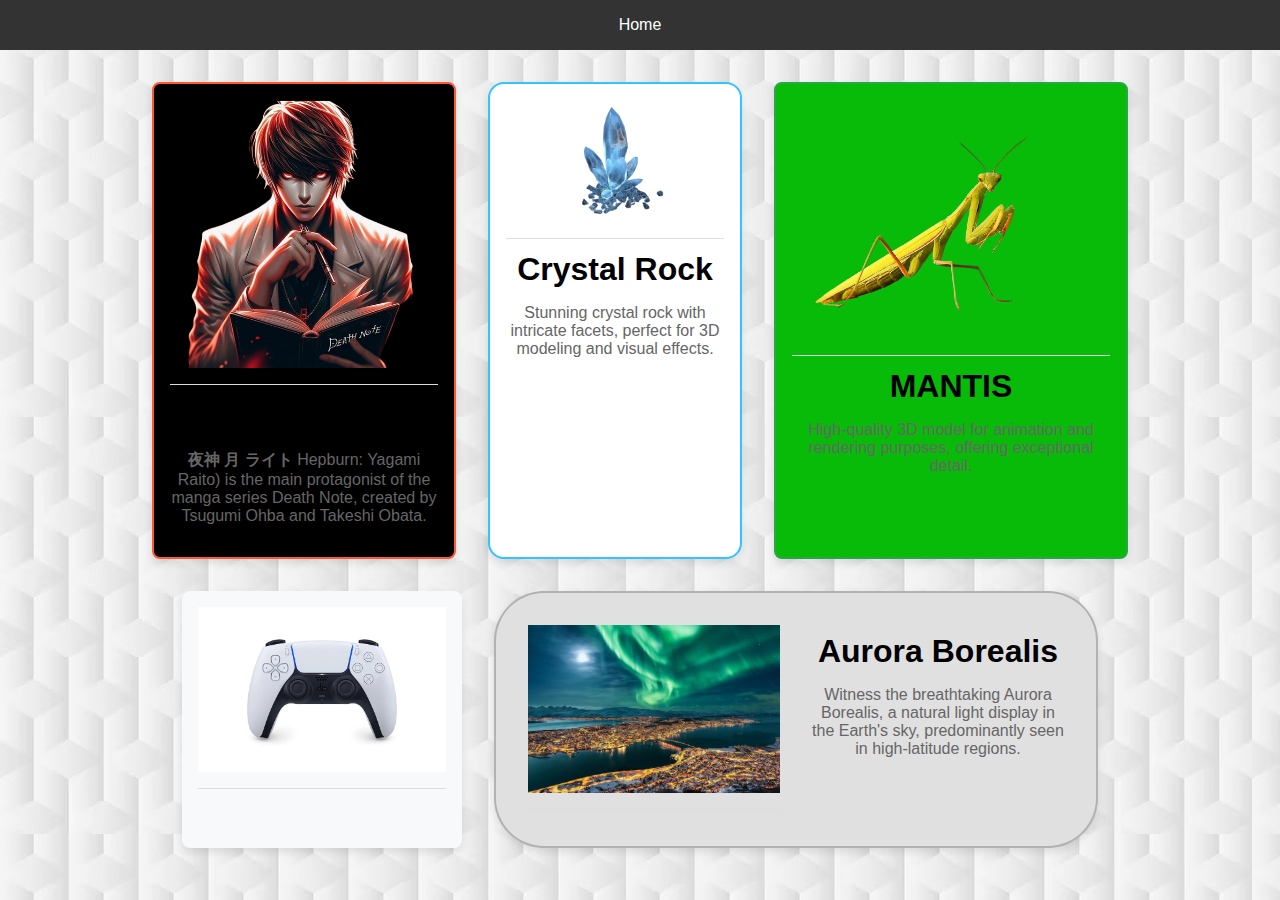
<file: pages/Card Gallery/index.html>
<!DOCTYPE html>
<html lang="en">
<head>
    <meta charset="UTF-8">
    <meta name="viewport" content="width=device-width, initial-scale=1.0">
    <title>Card Gallery</title>
    <link rel="stylesheet" href="https://cdnjs.cloudflare.com/ajax/libs/font-awesome/6.0.0-beta3/css/all.min.css">
    <link rel="stylesheet" href="./assets/css/style.css">
</head>
<body>
    <header>
        <nav class="breadcrumb">
            <ul>
                <li><a href="../../index.html">Home</a></li>
            </ul>
        </nav>
    </header>
    <div class="card-section">
        <div class="card card1">
            <div class="content">
                <div class="image-container">
                    <img class="hero-img" src="./assets/img/dgly8fd-6a0884bb-a0ac-483d-a784-1d9b282a036c-removebg-preview.png" alt="Light">
                </div>
                <div class="text-container">
                    <h1>Yagami Raito</h1>
                    <p><b>夜神 月 ライト</b> Hepburn: Yagami Raito) is the main protagonist of the manga series Death Note, created by Tsugumi Ohba and Takeshi Obata.</p>
                </div>
            </div>
        </div>
        <div class="card card2">
            <div class="content">
                <div class="image-container">
                    <img class="hero-img" src="./assets/img/crystal-rock-3d-model-low-poly-max-obj-fbx-tbscene-removebg-preview.png" alt="Crystal Rock">
                </div>
                <div class="text-container">
                    <h1>Crystal Rock</h1>
                    <p>Stunning crystal rock with intricate facets, perfect for 3D modeling and visual effects.</p>
                </div>
            </div>
        </div>
        <div class="card card3">
            <div class="content">
                <div class="image-container">
                    <img class="hero-img" src="./assets/img/5krNFrmKJd4f6Ewr3cR46W-removebg-preview.png" alt="Model">
                </div>
                <div class="text-container">
                    <h1>MANTIS</h1>
                    <p>High-quality 3D model for animation and rendering purposes, offering exceptional detail.</p>
                </div>
            </div>
        </div>
        <div class="card card4">
            <div class="content">
                <div class="text-container">
                    <h1>Connect with us</h1>
                    <div class="icon-row">
                        <i class="fa-brands fa-facebook"></i>
                        <i class="fa-brands fa-playstation"></i>
                        <i class="fa-brands fa-twitch"></i>
                        <i class="fa-brands fa-amazon"></i>
                    </div>
                </div>
                <div class="image-container door-transition">
                    <img class="hero-img" src="./assets/img/dualsense-controller-image-block-01-ps5-26jun20.png" alt="PS5 Controller">
                </div>
                <div class="text-container">
                    <h1>PS5 Controller</h1>
                    <p>Experience the next-gen gaming with the DualSense PS5 controller, featuring haptic feedback and adaptive triggers.</p>
                </div>
            </div>
        </div>
        <div class="card card5 landscape-card">
            <div class="content">
                <div class="image-container">
                    <img class="hero-img" src="./assets/img/GettyImages-1446646686.jpg" alt="Aurora Borealis">
                </div>
                <div class="text-container">
                    <h1>Aurora Borealis</h1>
                    <p>Witness the breathtaking Aurora Borealis, a natural light display in the Earth's sky, predominantly seen in high-latitude regions.</p>
                </div>
            </div>
        </div>
    </div>
</body>
</html>
</file>
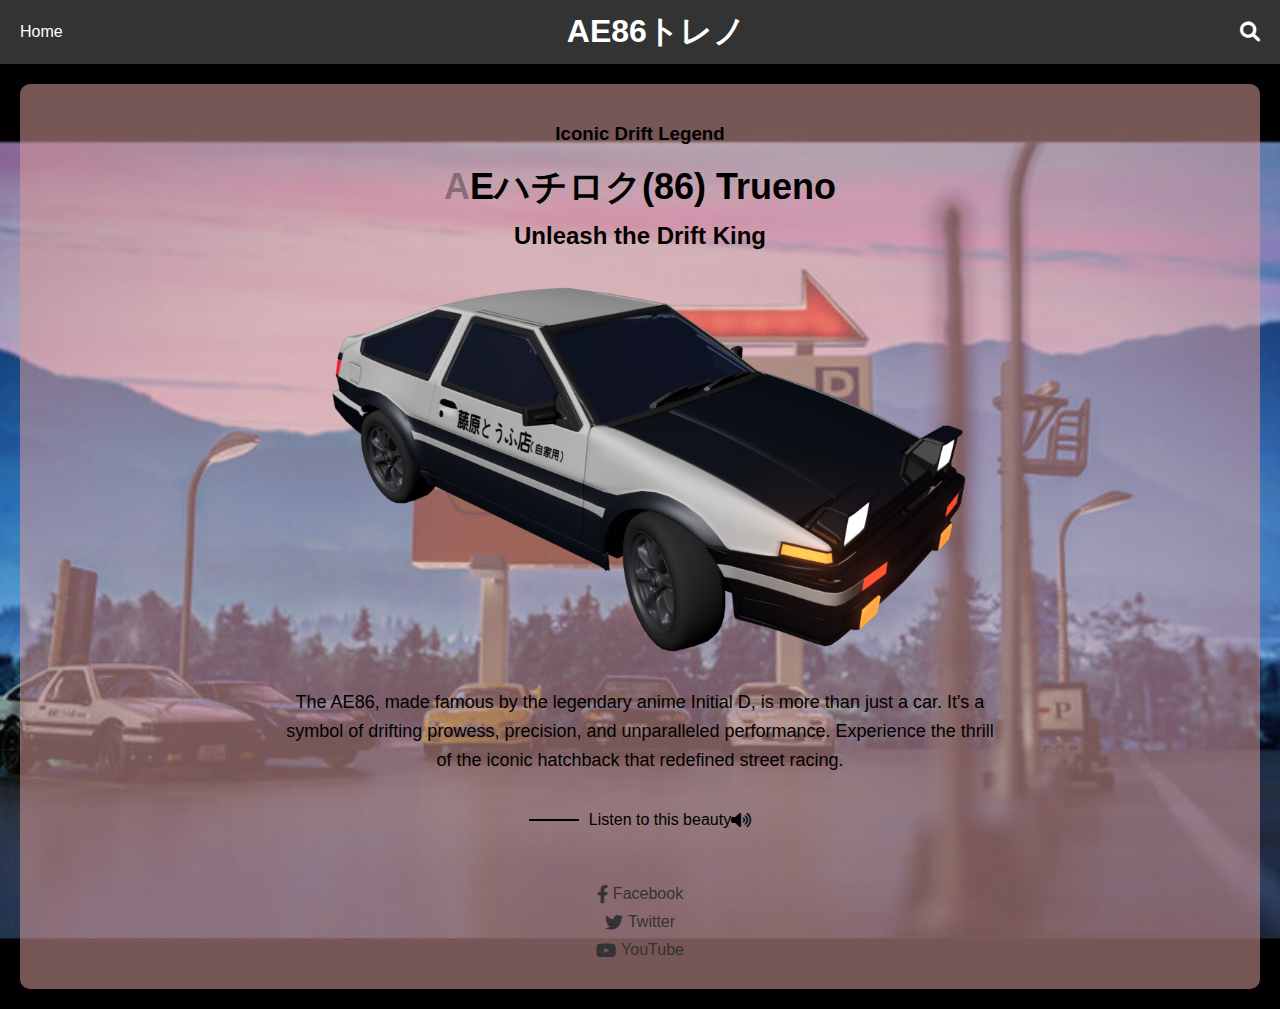
<file: pages/Hero2/index.html>
<!DOCTYPE html>
<html lang="en">
<head>
    <meta charset="UTF-8">
    <meta name="viewport" content="width=device-width, initial-scale=1.0">
    <title>Initial D AE86</title>
    <link rel="stylesheet" href="https://cdnjs.cloudflare.com/ajax/libs/font-awesome/6.0.0-beta3/css/all.min.css">
    <link rel="stylesheet" href="./assets/css/style.css">
</head>
<body>
    <header>
        <div class="header-content">
            <nav class="breadcrumb">
                <ul>
                    <li><a href="../../index.html">Home</a></li>
                 
                </ul>
            </nav>
            <h1>AE86トレノ</h1>
            <div class="title-search">
                <i class="fa-solid fa-magnifying-glass"></i>
            </div>
        </div>
    </header>
    <div class="hero-section">
        <div class="hero-content">
            <div class="text-container">
                <div class="car-description">
                    <h3 class="designer">Iconic Drift Legend</h3>
                    <h1 class="hero-title"><span>A</span>Eハチロク(86) Trueno</h1>
                    <h4 class="hero-subtitle">Unleash the Drift King</h4>
                    <div class="image-container">
                        <img class="hero-img driving-animation" src="./assets/img/pngwing.com (10).png" alt="AE86 Trueno">
                    </div>
                    <p class="hero-description">The AE86, made famous by the legendary anime Initial D, is more than just a car. It's a symbol of drifting prowess, precision, and unparalleled performance. Experience the thrill of the iconic hatchback that redefined street racing.</p>
                    <div class="sound-control">
                        <div class="sound-line"></div>
                        <p>Listen to this beauty</p>
                        <i class="fa-solid fa-volume-high"></i>
                    </div>
                </div>
                <div class="social-media">
                    <a class="social-link"><i class="fab fa-facebook-f"></i> Facebook</a>
                    <a  class="social-link"><i class="fab fa-twitter"></i> Twitter</a>
                    <a class="social-link"><i class="fab fa-youtube"></i> YouTube</a>
                </div>
            </div>
        </div>
    </div>
    
</body>
</html>
</file>
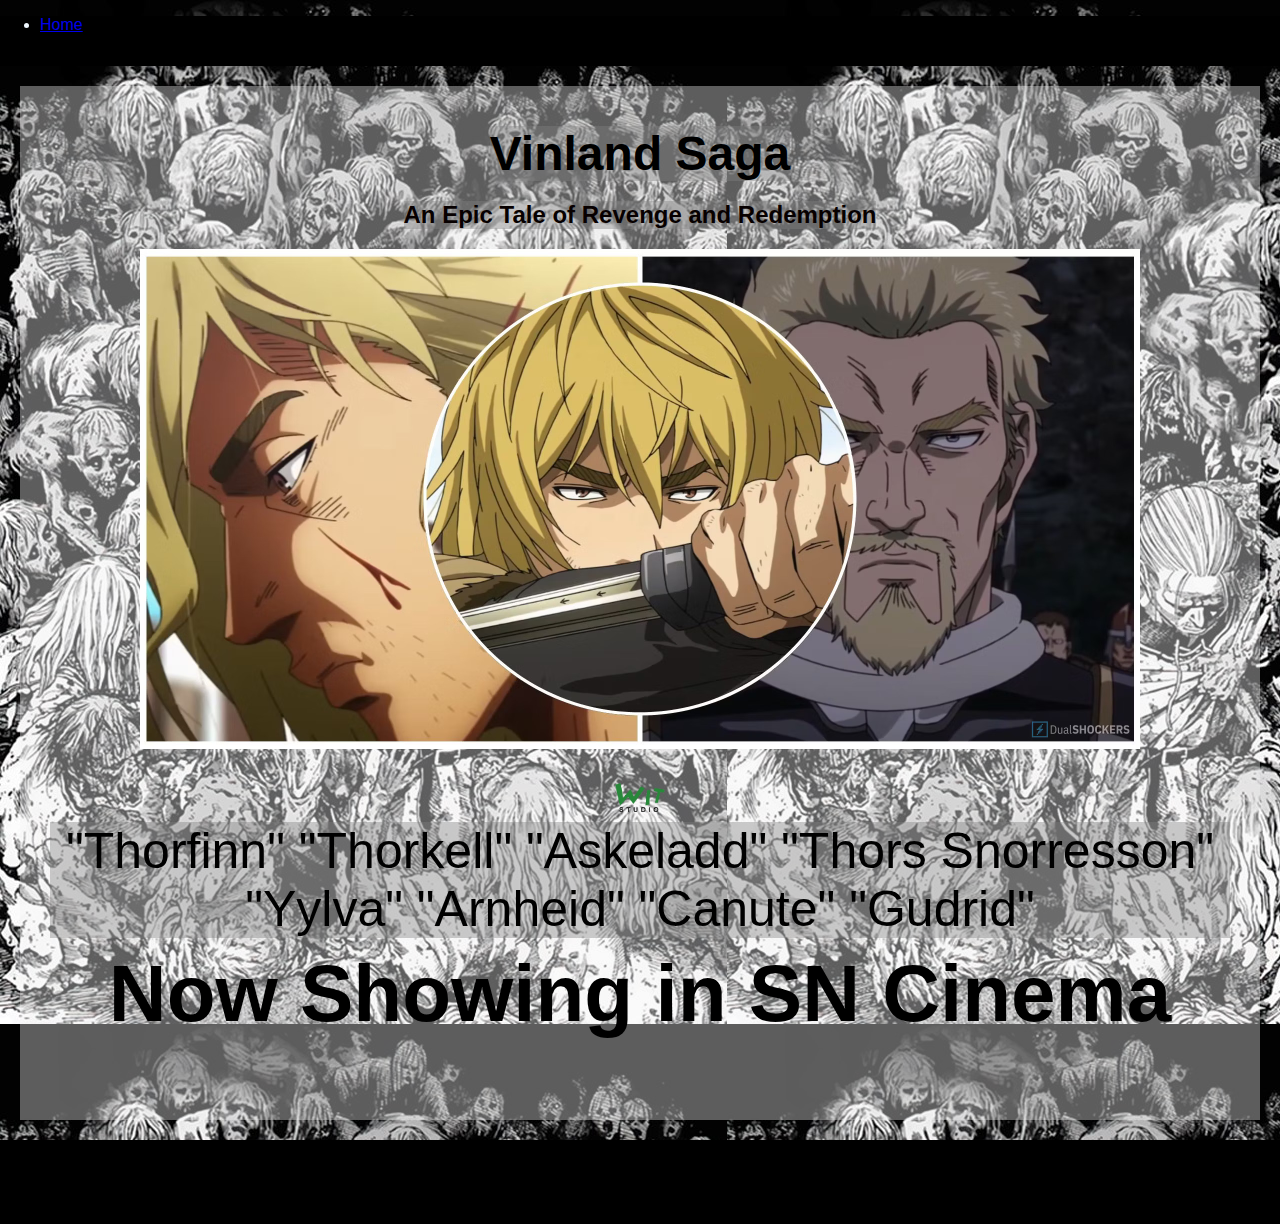
<file: pages/Hero3/index.html>
<!DOCTYPE html>
<html lang="en">
<head>
    <meta charset="UTF-8">
    <meta name="viewport" content="width=device-width, initial-scale=1.0">
    <title>Vinland Saga</title>
    <link rel="stylesheet" href="https://cdnjs.cloudflare.com/ajax/libs/font-awesome/6.0.0-beta3/css/all.min.css">
    <link rel="stylesheet" href="./assets/css/style.css">
</head>
<body>
    <header>
        <nav class="breadcrumb">
            <ul>
                <li><a href="../../index.html">Home</a></li>
                
        </ul>
        </nav>
    </header>
    </header>
    <div class="hero-section">
        <div class="hero-content">
            <h1 class="movie-title">Vinland Saga</h1>
            <h2 class="movie-tagline">An Epic Tale of Revenge and Redemption</h2>
            <div class="image-container">
                <img class="hero-img" src="./assets/img/featured-2-1.jpg" alt="Vinland Saga Poster">
            </div>
            <div class="cast-section">
                <img class="cast-icon" src="./assets/img/download-removebg-preview.png" alt="Cast Icon">
                <div class="cast-list">
                    <p>"Thorfinn" "Thorkell" "Askeladd" "Thors Snorresson" "Yylva" "Arnheid" "Canute" "Gudrid"</p>
                </div>
                <b class="theater-info">Now Showing in SN Cinema</b>
            </div>
        </div>
        <div class="black-border"></div>
    </div>
    <footer>
        <div class="footer-content">
            <img class="footer-icon" src="./assets/img/pngwing.com (2).png" alt="Theater Icon">
        </div>
    </footer>
    
</body>
</html>
</file>
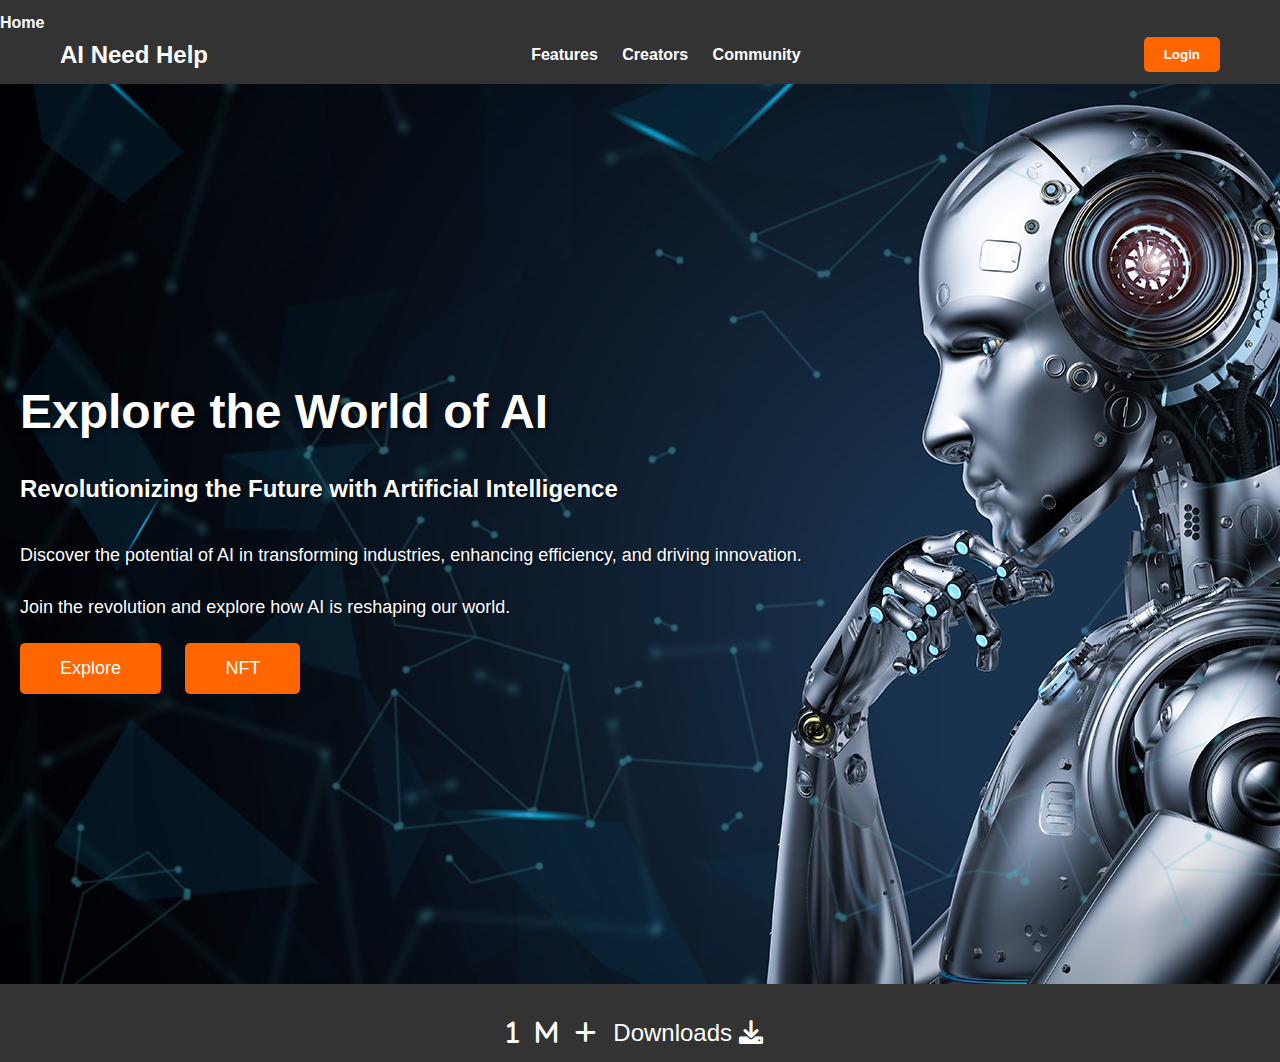
<file: pages/Hero4/index.html>
<!DOCTYPE html>
<html lang="en">
<head>
    <meta charset="UTF-8">
    <meta name="viewport" content="width=device-width, initial-scale=1.0">
    <title>AI Hero Section</title>
    <link rel="stylesheet" href="https://cdnjs.cloudflare.com/ajax/libs/font-awesome/6.0.0-beta3/css/all.min.css">
    <link rel="stylesheet" href="./assets/css/style.css">
</head>
<body>
    <header class="header">
        <nav class="breadcrumb">
            <ul>
                <li><a href="../../index.html">Home</a></li>
            </ul>
        </nav>
        <div class="container">
            <div class="header-content">
                <h1 class="header-title">AI Need Help</h1>
                <nav>
                    <ul>
                        <li><a href="">Features</a></li>
                        <li><a href="">Creators</a></li>
                        <li><a href="">Community</a></li>
                    </ul>
                </nav>
                <button class="login-btn">Login</button>
            </div>
        </div>
    </header>

    <div class="hero-section">
        <div class="hero-content">
            <h1 class="hero-title">Explore the World of AI</h1>
            <h2 class="hero-tagline">Revolutionizing the Future with Artificial Intelligence</h2>
            <div class="hero-text">
                <p>Discover the potential of AI in transforming industries, enhancing efficiency, and driving innovation.</p>
                <p>Join the revolution and explore how AI is reshaping our world.</p>
            </div>
            <div class="hero-buttons">
                <button class="explore-btn">Explore</button>
                <button class="nft-btn">NFT</button>
            </div>
        </div>
    </div>

    <footer>
        <div class="footer-content">
            <div class="icons">
                <i class="fa-solid fa-1"></i>
                <i class="fa-solid fa-m"></i>
                <i class="fa-solid fa-plus"></i>
                Downloads
                <i class="fa-solid fa-download"></i>
            </div>
        </div>
    </footer>
</body>
</html>
</file>
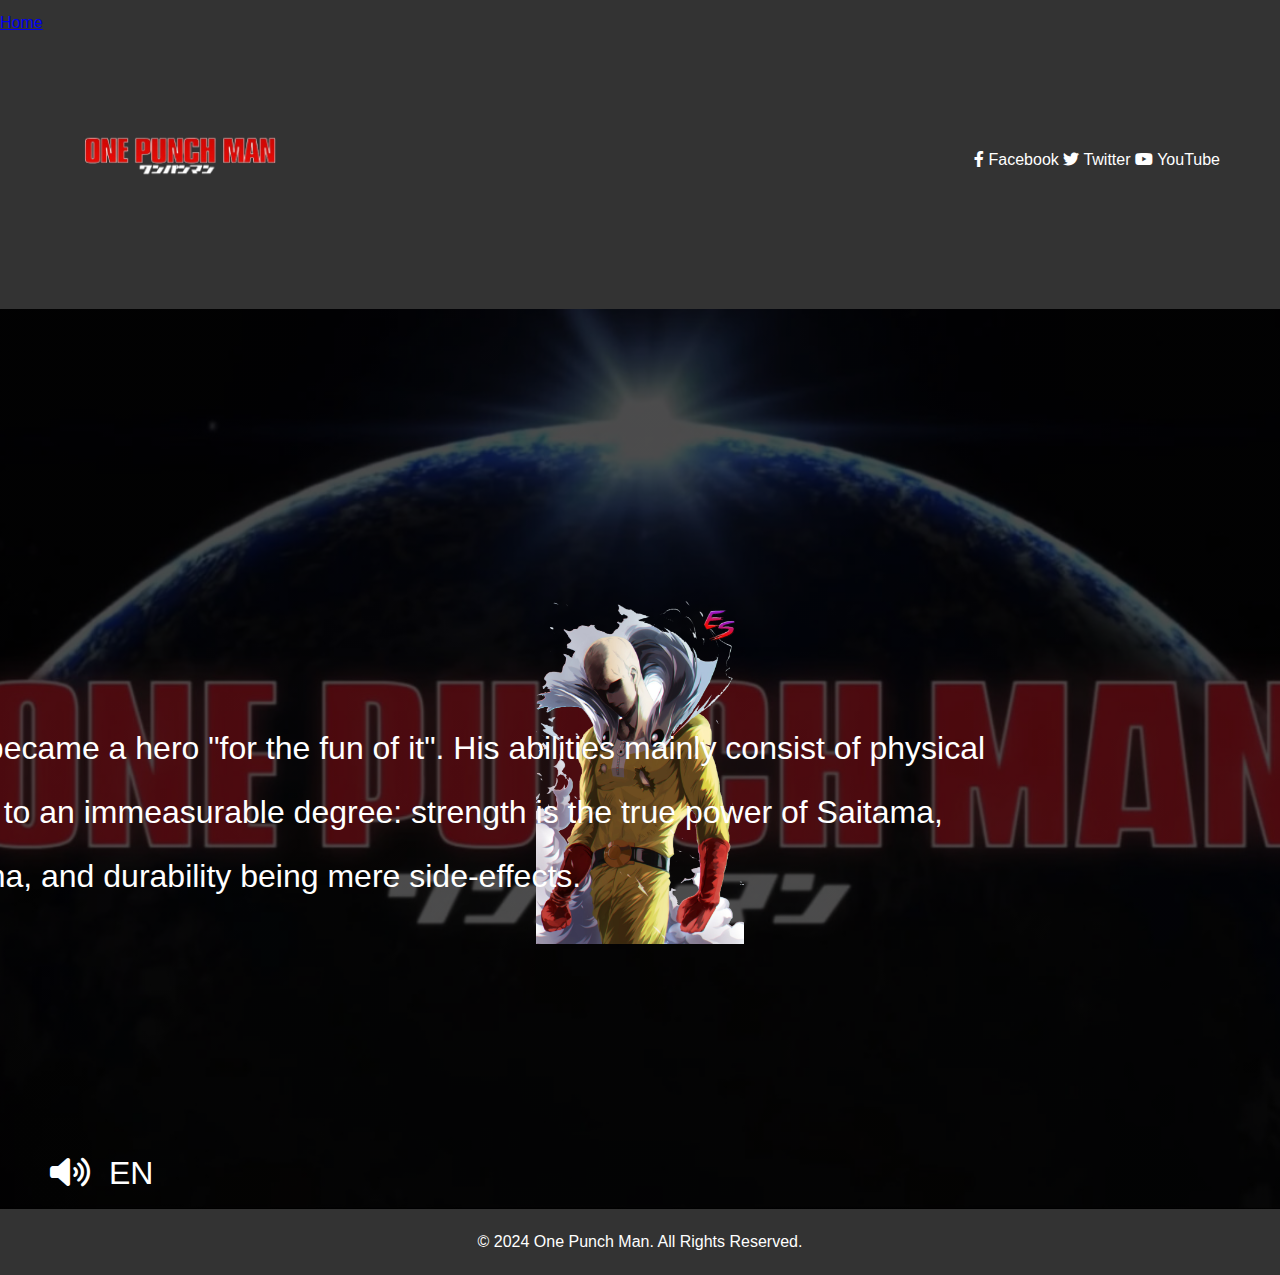
<file: pages/Hero5/index.html>
<!DOCTYPE html>
<html lang="en">
<head>
    <meta charset="UTF-8">
    <meta name="viewport" content="width=device-width, initial-scale=1.0">
    <title>One Punch Man Hero Section</title>
    <link rel="stylesheet" href="https://cdnjs.cloudflare.com/ajax/libs/font-awesome/6.0.0-beta3/css/all.min.css">
    <link rel="stylesheet" href="assets/css/style.css">
</head>
<body>
    <header class="header">
        <nav class="breadcrumb">
            <ul>
                <li><a href="../../index.html">Home</a></li>
                
        </ul>
        </nav>
    
        <div class="container">
            <div class="header-content">
                <div class="logo">
                    <img src="./assets/img/2879e5d1be53d1e79962206245a778cc-removebg-preview.png" alt="One Punch Man Logo">
                </div>
                <div class="socials">
                    <span><i class="fab fa-facebook-f"></i> Facebook</a>    <i class="fab fa-twitter"></i> Twitter</a>   <i class="fab fa-youtube"></i> YouTube</a></span>
                </div>
            </div>
        </div>
    </header>
    <section class="hero-section">
        <div class="hero-content">
            <div class="hero-text">
                <h1 class="hero-title">Saitama</h1>
                <p class="hero-subtitle">Saitama says he became a hero "for the fun of it". His abilities mainly consist of physical abilities magnified to an immeasurable degree: strength is the true power of Saitama, with speed, stamina, and durability being mere side-effects.</p>
            </div>
            <div class="animation">
                <img class="animation-img" src="./assets/img/pngwing.com (11).png" alt="Saitama">
            </div>
        </div>
        <div class="hero-icons">
            <i class="fa-solid fa-volume-high"></i> EN
        </div>
    </section>
    <footer>
        <p>&copy; 2024 One Punch Man. All Rights Reserved.</p>
    </footer>
</body>
</html>
</file>
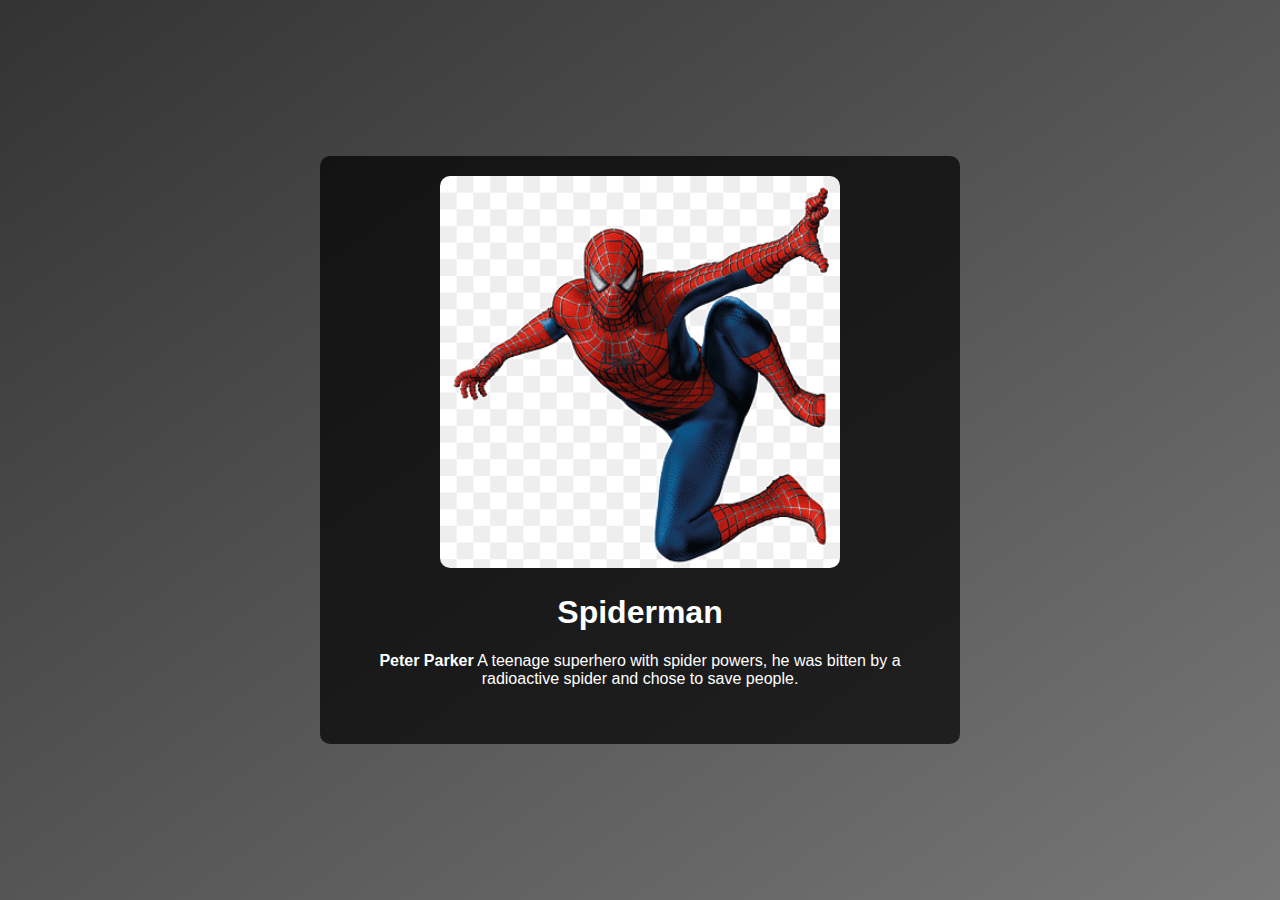
<file: pages/page1/index.html>
<!DOCTYPE html>
<html lang="en">
<head>
    <meta charset="UTF-8">
    <meta name="viewport" content="width=device-width, initial-scale=1.0">
    <title>Spiderman A.K.A Spiderman</title>
    <link rel="stylesheet" href="./assets/css/style.css">

</head>
<body>
    <div class="hero1">
        <div class="content1">
            <div class="image-container1">
                <img class="spiderman" src="/assets/img/png-transparent-red-and-blue-spider-man-illustration-spider-man-miles-morales-marvel-comics-spider-man-heroes-superhero-fictional-character-thumbnail.png" alt="Spiderman>
            </div>
            <div class="text-container1">
                <h1>Spiderman</h1>
                <p><b>Peter Parker</b> A teenage superhero with spider powers, he was bitten by a radioactive spider and chose to save people.</p>
            </div>
        </div>
    </div>
</body>
</html>
</file>
<file: pages/Card Gallery/assets/css/style.css>
@keyframes zoomBounce {
    0%, 20%, 50%, 80%, 100% {
        transform: translateY(0);
    }
    40% {
        transform: translateY(-30px);
    }
    60% {
        transform: translateY(-15px);
    }
}

@keyframes colorChange {
    0% { background-color: #ff5733; }
    25% { background-color: #33c4ff; }
    50% { background-color: #28a745; }
    75% { background-color: #ffc107; }
    100% { background-color: #6f42c1; }
}

@keyframes doorOpen {
    0% {
        transform: perspective(1000px) rotateY(90deg);
    }
    100% {
        transform: perspective(1000px) rotateY(0deg);
    }
}

body {
    background-image: url(../img/geometric-background-vector-white-cube-patterns_53876-126683.jpg);
    font-family: Arial, sans-serif;
    margin: 0;
    padding: 0;
    background-color: #f4f4f4;
}

header {
    background-color: #333;
    padding: 1rem;
    color: white;
    text-align: center;
}

.breadcrumb ul {
    list-style: none;
    padding: 0;
    margin: 0;
    display: flex;
    justify-content: center;
}

.breadcrumb li {
    margin: 0 0.5rem;
}

.breadcrumb a {
    color: white;
    text-decoration: none;
}

.card-section {
    display: flex;
    flex-wrap: wrap;
    justify-content: center;
    padding: 1rem;
}

.card {
    background-color: white;
    border-radius: 8px;
    box-shadow: 0 4px 8px rgba(0, 0, 0, 0.1);
    margin: 1rem;
    overflow: hidden;
    transition: transform 0.5s;
}

.card:hover {
    cursor: pointer;
}

.card1 {
    background-color: black;
    width: 300px;
    border: 2px solid #ff5733;
    
}

.card1:hover {
    animation: zoomBounce 1s;
}

.card2 {
    width: 250px;
    border: 2px solid #33c4ff;
    border-radius: 16px;
    animation: colorChange 5s infinite;
}

.card3 {
    background-color: rgb(9, 187, 9);
    width: 350px;
    border: 2px solid #28a745;
   
}

.card4 {
    width: 280px;
    border: 2px  #ffc107;
    background-color: #f8f9fa;
}

.card4:hover .text-container {
    display: block;
    animation: doorOpen 1s;
}

.card4 .text-container {
    display: none;
}

.card5 {
    width: 100%;
    max-width: 600px;
    display: flex;
    border: 2px solid #00000034;
    border-radius: 50px;
    background-color: #e0e0e0;
}
.landscape-card .image-container {
    flex: 1;
}
.card5 .content {
    display: flex;
    flex-direction: row;
}

.landscape-card .image-container,
.landscape-card .text-container {
    flex: 1;
    padding: 1rem;
}

.card .content {
    padding: 1rem;
}

.card .image-container {
    text-align: center;
}

.card .hero-img {
    max-width: 100%;
    height: auto;
    border-bottom: 1px solid #ddd;
    padding-bottom: 1rem;
}

.card .text-container {
    text-align: center;
}

.card .text-container h1 {
    margin: 0.5rem 0;
}

.card .text-container p {
    color: #666;
}

.card4 .icon-row {
    display: flex;
    justify-content: center;
    margin: 1rem 0;
}

.card4 .icon-row i {
    margin: 0 0.5rem;
    font-size: 1.5rem;
    color: #333;
}
</file>
<file: pages/Hero2/assets/css/style.css>
body {
    font-family: Arial, sans-serif;
    margin: 0;
    padding: 0;
    box-sizing: border-box;
}

header {
    background-color: #333;
    color: white;
    padding: 10px 20px;
}

.header-content {
    display: flex;
    justify-content: space-between;
    align-items: center;
}

.breadcrumb ul {
    list-style: none;
    padding: 0;
    margin: 0;
    display: flex;
}

.breadcrumb ul li {
    margin-right: 10px;
}

.breadcrumb ul li a {
    color: white;
    text-decoration: none;
}

h1 {
    margin: 0;
}

.title-search i {
    color: white;
    font-size: 20px;
}

.hero-section {
    background: url('../img/s-l1200\ \(1\).jpg') no-repeat center center/cover;
    padding: 20px;
    min-height: 100vh;
    display: flex;
    justify-content: center;
    align-items: center;
}

.hero-content {
    display: flex;
    flex-direction: column;
    align-items: center;
    background: rgba(214, 155, 155, 0.555);
    padding: 20px;
    border-radius: 10px;
}

.text-container {
    max-width: 60%;
    display: flex;
    flex-direction: column;
    align-items: center;
}

.car-description {
    text-align: center;
    width: 100%;
}

.hero-title {
    font-size: 36px;
    margin: 10px 0;
}

.hero-title span {
    color: rgba(0, 0, 0, 0.336);
}

.hero-subtitle {
    font-size: 24px;
    color: rgb(5, 0, 0);
    margin: 10px 0;
}

.image-container {
    margin: 20px 0;
}

.hero-img {
    width: 100%;
    max-width: 700px; 
    animation: drive 3s infinite alternate;
}

@keyframes drive {
    0% { transform: translateX(0); }
    100% { transform: translateX(20px); }
}

.hero-description {
    font-size: 18px;
    line-height: 1.6;
}

.sound-control {
    display: flex;
    align-items: center;
    justify-content: center;
    margin: 20px 0;
}

.sound-control .sound-line {
    width: 50px;
    height: 2px;
    background: black;
    margin-right: 10px;
}

.social-media {
    display: flex;
    flex-direction: column;
    align-items: center;
    margin-top: 20px;
}

.social-link {
    display: flex;
    align-items: center;
    margin-bottom: 10px;
    text-decoration: none;
    color: #333;
    font-size: 16px;
}

.social-link i {
    margin-right: 5px;
    font-size: 18px;
}
</file>
<file: pages/Hero3/assets/css/style.css>
body {
    background-image: url('../img/bb6e9a4e22393101d79f22e2365fe732c9518e7c.jpg');
    background-repeat: inherit;
    font-family: Arial, sans-serif;
    margin: 0;
    padding: 0;
    box-sizing: border-box;
}
.breadcrumb{

    color: aliceblue;
}

header {
    background-color: black;
    height: 50px; 
}

.hero-section {
    
    background: #f5f5f560;
    padding: 20px;
    text-align: center;
    border: 10px solid rgba(0, 0, 0, 0);
    margin: 20px;
    font-family: Verdana, Geneva, Tahoma, sans-serif;
}

.hero-content {
    font-family: Verdana, Geneva, Tahoma, sans-serif;
    display: flex;
    flex-direction: column;
    align-items: center;
}

.movie-title {
   
    background-color: rgba(128, 128, 128, 0.404);
    font-size: 48px;
    margin: 10px 0;
}

.movie-tagline {
    background-color: rgba(128, 128, 128, 0.404);
    font-size: 24px;
    margin: 10px 0;
    color: rgb(7, 0, 0);
}

.image-container {
    margin: 10px 0;
}

.hero-img {
    width: 100%;
    max-width: 1000px; 
}

.cast-section {
    font-family: Verdana, Geneva, Tahoma, sans-serif;
    margin: 20px 0;
}

.cast-icon {
    width: 50px; 
    display: block;
    margin: 0 auto 10px;
}

.cast-list p{
    background-color: rgba(128, 128, 128, 0.404);
    box-shadow: 2cm;
   color:rgb(0, 0, 0);
    font-family:'Segoe UI', Tahoma, Geneva, Verdana, sans-serif;
    font-size: 50px;
    margin: 10px 0;
}

.theater-info {
    
    font-size: 80px;
    margin: 10px 0;
}

.black-border {
    background-color: rgba(0, 0, 0, 0);
    height: 10px; 
    width: 100%;
    margin-top: 20px;
}

footer {
    background-color: black;
    text-align: center;
    padding: 20px 0;
}

.footer-content {
    display: flex;
    justify-content: center;
}

.footer-icon {
    color: black;
    width: 50px; 
}
</file>
<file: pages/Hero4/assets/css/style.css>
* {
    margin: 0;
    padding: 0;
    box-sizing: border-box;
}

body {
    font-family: Arial, sans-serif;
    line-height: 1.6;
    background-color: #f9f9f9;
    margin: 0;
}

.container {
    max-width: 1200px;
    margin: 0 auto;
    padding: 0 20px;
}

.header {
    background-color: #333;
    color: #fff;
    padding: 10px 0;
}

.header-content {
    display: flex;
    justify-content: space-between;
    align-items: center;
}

.header-title {
    font-size: 24px;
}

.header nav ul {
    list-style-type: none;
}

.header nav ul li {
    display: inline-block;
    margin-right: 20px;
}

.header nav ul li a {
    color: #fff;
    text-decoration: none;
    font-weight: bold;
}

.login-btn {
    background-color: #ff6600;
    color: #fff;
    border: none;
    padding: 10px 20px;
    border-radius: 5px;
    cursor: pointer;
    font-weight: bold;
}

.login-btn:hover {
    background-color: #e55c00;
}

.hero-section {
    background: url("../../assets/img/Fokus-AI-Phonlamai-Shutterstock.jpg");
    height: 100vh;
    display: flex;
    justify-content: flex-start;
    align-items: center;
    text-align: start;
    color: #ffffff;
    padding: 20px;
}

.hero-content {
    max-width: 900px;
}

.hero-title {
    font-size: 48px;
    margin-bottom: 20px;
    text-shadow: 2px 2px 4px rgba(0, 0, 0, 0.7);
}

.hero-tagline {
    font-size: 24px;
    margin-bottom: 30px;
    text-shadow: 1px 1px 2px rgba(0, 0, 0, 0.7);
}

.hero-text p {
    font-size: 18px;
    line-height: 1.8;
    margin-bottom: 20px;
    text-shadow: 1px 1px 2px rgba(0, 0, 0, 0.7);
}

.hero-buttons .explore-btn,
.hero-buttons .nft-btn {
    background-color: #ff6600;
    color: #fff;
    border: none;
    padding: 15px 40px;
    font-size: 18px;
    border-radius: 5px;
    cursor: pointer;
    margin-right: 20px;
}

.hero-buttons .explore-btn:hover,
.hero-buttons .nft-btn:hover {
    background-color: #e55c00;
}

footer {
    background-color: #333;
    color: #fff;
    text-align: center;
    padding: 10px 0;
}

.icons {
    font-size: 24px;
    margin-top: 20px;
}

.icons i {
    margin-right: 10px;
}
</file>
<file: pages/Hero5/assets/css/style.css>
* {
    margin: 0;
    padding: 0;
    box-sizing: border-box;
}

body {
    font-family: 'Roboto', Arial, sans-serif; 
    line-height: 1.6;
    background-color: #f9f9f9;
}

.container {
    max-width: 1200px;
    margin: 0 auto;
    padding: 0 20px;
}

.header {
    background-color: #333;
    color: #fff;
    padding: 10px 0;
}

.header-content {
    display: flex;
    justify-content: space-between;
    align-items: center;
    margin-bottom: 1rem;
}

.logo img {
    width: 15rem; 
    height: auto;
}

.socials {
    color: #fff;
}

.hero-section {
    background: linear-gradient(to bottom, rgba(0,0,0,0.7), rgba(0,0,0,0.7)), url("../img/One-Punch_Man_Logo.jpg") no-repeat center center;
    background-size: cover;
    height: 100vh;
    display: flex;
    justify-content: center;
    align-items: center;
    position: relative;
    color: #fff;
    padding: 20px;
}

.hero-content {
    max-width: 800px;
    margin: 0 auto;
    text-align: center;
    position: relative;
}

.hero-text {
    position: absolute;
    top: 50px; 
    left: -80%; 
    text-align: left;
    color: #fff; 
}

.hero-title {
    font-size: 3.5rem; 
    margin-bottom: 10px;
}

.hero-subtitle {
    font-size: 2.5rem; 
    margin-bottom: 20px;
}

.hero-text p {
    font-size: 2rem; 
    line-height: 2;
    margin-bottom: 20px;
}

.animation {
    text-align:right 80%;
    margin-top: 2rem; 
    position:static;
    z-index: 4; 
}

.animation-img {
    max-width: 30%; 
    animation: pulse 1s infinite alternate;
}

@keyframes pulse {
    from {
        transform: scale(1);
    }
    to {
        transform: scale(1.1);
    }
}

.hero-icons {
    font-size: 2rem; 
    margin-top: 20px;
    position: absolute;
    bottom: 10px; 
    left: 50px; 
}

.hero-icons i {
    margin-right: 10px;
}

footer {
    background-color: #333;
    color: #fff;
    text-align: center;
    padding: 20px 0;
}
</file>
<file: pages/page1/assets/css/style.css>
body, html {
    margin: 0;
    padding: 0;
    box-sizing: border-box;
    font-family: Arial, sans-serif;
    background-color: #f4f4f4;
}

.hero1 {
    display: flex;
    justify-content: center;
    align-items: center;
    min-height: 100vh;
    background: linear-gradient(to bottom right, #333, #777);
    color: #fff;
}

.content1 {
    display: flex;
    flex-direction: column;
    align-items: center;
    text-align: center;
    background: rgba(0, 0, 0, 0.7);
    padding: 20px;
    border-radius: 10px;
    max-width: 600px;
}

.image-container1 {
    margin-bottom: 20px;
}

.spiderman {
    width: 100%;
    max-width: 400px;
    border-radius: 10px;
}

.text-container1 {
    padding: 10px;
}

.text-container1 h1 {
    font-size: 2.5em;
    margin-bottom: 10px;
}

.text-container1 p {
    font-size: 1.1em;
    line-height: 1.6;
}
</file>
